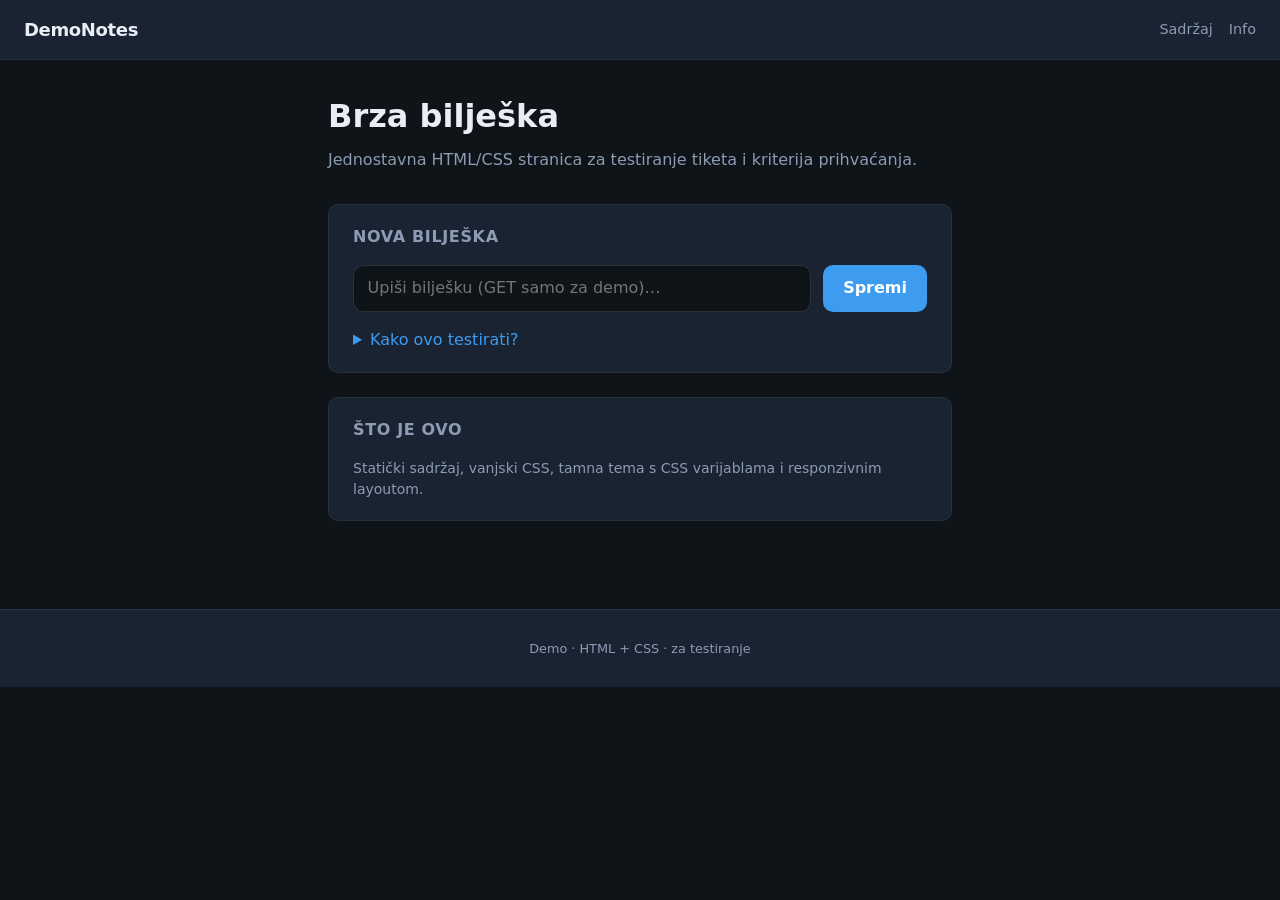
<file: demo/index.html>
<!DOCTYPE html>
<html lang="hr">
  <head>
    <meta charset="utf-8" />
    <meta name="viewport" content="width=device-width, initial-scale=1" />
    <title>Demo bilješke — test aplikacija</title>
    <link rel="stylesheet" href="styles.css" />
  </head>
  <body>
    <header class="site-header">
      <span class="logo">DemoNotes</span>
      <nav class="nav" aria-label="Glavna navigacija">
        <a href="#sadrzaj">Sadržaj</a>
        <a href="#info">Info</a>
      </nav>
    </header>

    <main id="sadrzaj">
      <h1>Brza bilješka</h1>
      <p class="lead">
        Jednostavna HTML/CSS stranica za testiranje tiketa i kriterija prihvaćanja.
      </p>

      <section class="card" aria-labelledby="form-naslov">
        <h2 id="form-naslov">Nova bilješka</h2>
        <form class="note-form" action="#" method="get">
          <label class="visually-hidden" for="note-text">Tekst bilješke</label>
          <input
            id="note-text"
            name="q"
            type="text"
            placeholder="Upiši bilješku (GET samo za demo)…"
            autocomplete="off"
          />
          <button class="btn" type="submit">Spremi</button>
        </form>
        <details>
          <summary>Kako ovo testirati?</summary>
          <p class="hint">
            Klik na „Spremi” šalje upit na istu stranicu s parametrom u adresnoj traci — bez
            backenda, samo za provjeru forme i stilova.
          </p>
        </details>
      </section>

      <section class="card" id="info" aria-labelledby="info-naslov">
        <h2 id="info-naslov">Što je ovo</h2>
        <p class="hint">
          Statički sadržaj, vanjski CSS, tamna tema s CSS varijablama i responzivnim layoutom.
        </p>
      </section>
    </main>

    <footer class="site-footer">
      <p>Demo · HTML + CSS · za testiranje</p>
    </footer>
  </body>
</html>
</file>
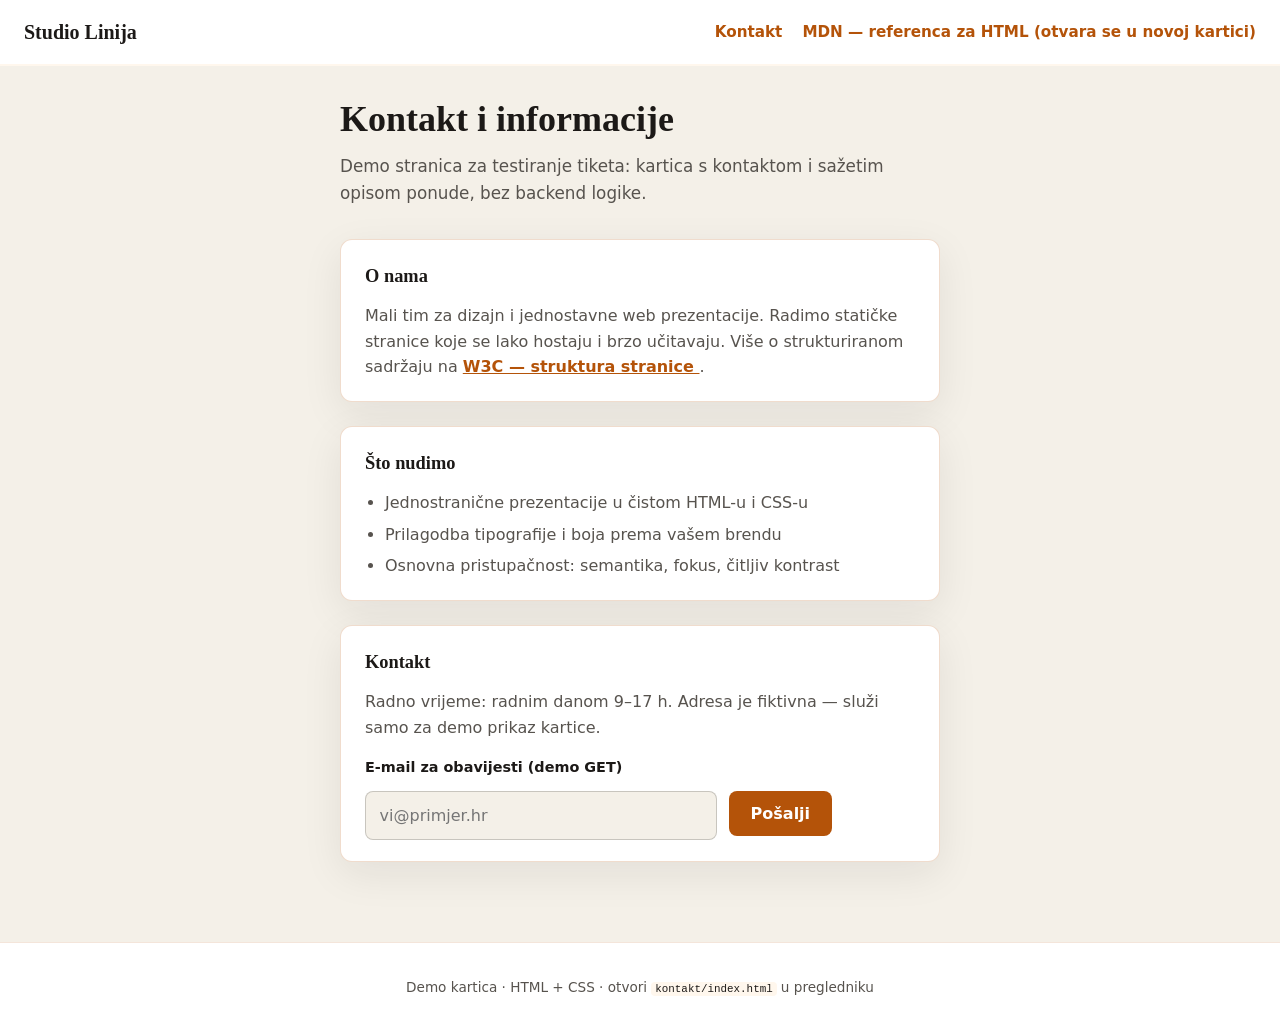
<file: kontakt/index.html>
<!DOCTYPE html>
<html lang="hr">
  <head>
    <meta charset="utf-8" />
    <meta name="viewport" content="width=device-width, initial-scale=1" />
    <meta name="theme-color" content="#f4f0e8" />
    <meta name="description" content="Demo kontakt kartica — statički HTML i CSS." />
    <title>Kontakt — demo kartica</title>
    <link rel="stylesheet" href="styles.css" />
  </head>
  <body>
    <a class="skip-link" href="#main-content">Preskoči na sadržaj</a>
    <header class="site-header">
      <span class="brand">Studio Linija</span>
      <nav class="nav" aria-label="Brza navigacija">
        <a href="#kontakt">Kontakt</a>
        <a
          href="https://developer.mozilla.org/hr/docs/Web/HTML"
          target="_blank"
          rel="noopener noreferrer"
        >
          MDN — referenca za HTML (otvara se u novoj kartici)
        </a>
      </nav>
    </header>

    <main id="main-content" tabindex="-1">
      <h1>Kontakt i informacije</h1>
      <p class="lead">
        Demo stranica za testiranje tiketa: kartica s kontaktom i sažetim opisom
        ponude, bez backend logike.
      </p>

      <section class="panel" aria-labelledby="o-nama">
        <h2 id="o-nama">O nama</h2>
        <p>
          Mali tim za dizajn i jednostavne web prezentacije. Radimo statičke
          stranice koje se lako hostaju i brzo učitavaju. Više o strukturiranom
          sadržaju na
          <a
            class="inline-link"
            href="https://www.w3.org/WAI/tutorials/page-structure/"
            target="_blank"
            rel="noopener noreferrer"
            aria-label="W3C vodič za strukturu stranice i pristupačnost (eng.)"
          >
            W3C — struktura stranice
          </a>.
        </p>
      </section>

      <section class="panel" aria-labelledby="sto-nudimo">
        <h2 id="sto-nudimo">Što nudimo</h2>
        <ul class="feature-list">
          <li>Jednostranične prezentacije u čistom HTML-u i CSS-u</li>
          <li>Prilagodba tipografije i boja prema vašem brendu</li>
          <li>Osnovna pristupačnost: semantika, fokus, čitljiv kontrast</li>
        </ul>
      </section>

      <section class="panel" id="kontakt" aria-labelledby="kontakt-naslov">
        <h2 id="kontakt-naslov">Kontakt</h2>
        <p>
          Radno vrijeme: radnim danom 9–17 h. Adresa je fiktivna — služi samo za
          demo prikaz kartice.
        </p>
        <form class="contact-form" action="#" method="get">
          <label for="email">E-mail za obavijesti (demo GET)</label>
          <input
            id="email"
            name="email"
            type="email"
            placeholder="vi@primjer.hr"
            autocomplete="email"
          />
          <button type="submit">Pošalji</button>
        </form>
      </section>
    </main>

    <footer class="site-footer">
      <p>Demo kartica · HTML + CSS · otvori <code>kontakt/index.html</code> u pregledniku</p>
    </footer>
  </body>
</html>
</file>
<file: demo/styles.css>
:root {
  --bg: #0f1419;
  --surface: #1a2332;
  --text: #e8eef4;
  --muted: #8b9cb3;
  --accent: #3d9cf0;
  --accent-hover: #5eb0ff;
  --radius: 10px;
  --font: "Segoe UI", system-ui, sans-serif;
}

*,
*::before,
*::after {
  box-sizing: border-box;
}

.visually-hidden {
  position: absolute;
  width: 1px;
  height: 1px;
  padding: 0;
  margin: -1px;
  overflow: hidden;
  clip: rect(0, 0, 0, 0);
  white-space: nowrap;
  border: 0;
}

html {
  overflow-x: clip;
}

body {
  margin: 0;
  min-height: 100vh;
  font-family: var(--font);
  background: var(--bg);
  color: var(--text);
  line-height: 1.5;
}

.site-header {
  display: flex;
  align-items: center;
  justify-content: space-between;
  padding: 1rem 1.5rem;
  background: var(--surface);
  border-bottom: 1px solid rgba(255, 255, 255, 0.06);
}

.logo {
  font-weight: 700;
  font-size: 1.125rem;
  letter-spacing: -0.02em;
}

.nav {
  display: flex;
  gap: 1rem;
}

.nav a {
  color: var(--muted);
  text-decoration: none;
  font-size: 0.9rem;
}

.nav a:hover,
.nav a:focus-visible {
  color: var(--accent);
}

main {
  max-width: 42rem;
  margin: 0 auto;
  padding: 2rem 1.5rem 4rem;
}

h1 {
  font-size: clamp(1.5rem, 4vw, 2rem);
  margin: 0 0 0.5rem;
  font-weight: 600;
}

.lead {
  color: var(--muted);
  margin: 0 0 2rem;
}

.card {
  background: var(--surface);
  border-radius: var(--radius);
  padding: 1.25rem 1.5rem;
  margin-bottom: 1.5rem;
  border: 1px solid rgba(255, 255, 255, 0.06);
}

.card h2 {
  font-size: 1rem;
  margin: 0 0 1rem;
  color: var(--muted);
  font-weight: 600;
  text-transform: uppercase;
  letter-spacing: 0.04em;
}

.note-form {
  display: flex;
  flex-wrap: wrap;
  gap: 0.75rem;
  align-items: stretch;
}

.note-form input {
  flex: 1 1 12rem;
  min-width: 0;
  padding: 0.65rem 0.85rem;
  border-radius: var(--radius);
  border: 1px solid rgba(255, 255, 255, 0.12);
  background: var(--bg);
  color: var(--text);
  font: inherit;
}

.note-form input:focus-visible {
  outline: 2px solid var(--accent);
  outline-offset: 2px;
}

.btn {
  padding: 0.65rem 1.25rem;
  border: none;
  border-radius: var(--radius);
  background: var(--accent);
  color: #fff;
  font: inherit;
  font-weight: 600;
  cursor: pointer;
}

.btn:hover {
  background: var(--accent-hover);
}

.btn:focus-visible {
  outline: 2px solid var(--accent-hover);
  outline-offset: 2px;
}

details {
  margin-top: 1rem;
}

summary {
  cursor: pointer;
  color: var(--accent);
  font-weight: 500;
}

summary:focus-visible {
  outline: 2px solid var(--accent);
  outline-offset: 2px;
  border-radius: 4px;
}

details[open] summary {
  margin-bottom: 0.5rem;
}

.hint {
  color: var(--muted);
  font-size: 0.875rem;
  margin: 0;
}

.site-footer {
  padding: 1rem 1.5rem;
  text-align: center;
  color: var(--muted);
  font-size: 0.8rem;
  border-top: 1px solid rgba(255, 255, 255, 0.06);
  background: var(--surface);
}

@media (min-width: 640px) {
  .note-form {
    flex-wrap: nowrap;
  }
}
</file>
<file: kontakt/styles.css>
:root {
  --bg: #f4f0e8;
  --surface: #ffffff;
  --text: #1c1917;
  --muted: #57534e;
  --accent: #b45309;
  --accent-soft: #fff7ed;
  --radius: 12px;
  --shadow: 0 12px 40px rgba(28, 25, 23, 0.08);
  --font: "Georgia", "Times New Roman", serif;
  --font-ui: "Segoe UI", system-ui, sans-serif;
}

*,
*::before,
*::after {
  box-sizing: border-box;
}

html {
  overflow-x: clip;
}

body {
  position: relative;
  margin: 0;
  min-height: 100vh;
  font-family: var(--font-ui);
  background: var(--bg);
  color: var(--text);
  line-height: 1.6;
}

.skip-link {
  position: absolute;
  left: 1rem;
  top: 1rem;
  z-index: 100;
  padding: 0.45rem 0.9rem;
  background: var(--accent);
  color: #fff;
  text-decoration: none;
  font-weight: 600;
  font-size: 0.9rem;
  border-radius: calc(var(--radius) - 6px);
  transform: translateY(-200%);
  transition: transform 0.15s ease;
}

.skip-link:focus {
  transform: translateY(0);
  outline: 2px solid var(--text);
  outline-offset: 2px;
}

@media (prefers-reduced-motion: reduce) {
  .skip-link {
    transition: none;
  }
}

a {
  color: var(--accent);
}

a:hover {
  text-decoration-thickness: 2px;
}

a:focus-visible {
  outline: 2px solid var(--accent);
  outline-offset: 3px;
  border-radius: 2px;
}

.site-header {
  display: flex;
  flex-wrap: wrap;
  align-items: center;
  justify-content: space-between;
  gap: 1rem;
  padding: 1rem 1.5rem;
  background: var(--surface);
  border-bottom: 2px solid var(--accent-soft);
}

.brand {
  font-family: var(--font);
  font-weight: 700;
  font-size: 1.25rem;
  color: var(--text);
}

.nav {
  display: flex;
  flex-wrap: wrap;
  gap: 1.25rem;
}

.nav a {
  font-size: 0.95rem;
  font-weight: 600;
  text-decoration: none;
}

main {
  max-width: 40rem;
  margin: 0 auto;
  padding: 2rem 1.25rem 3.5rem;
  scroll-margin-top: 1rem;
}

main:focus {
  outline: none;
}

h1 {
  font-family: var(--font);
  font-size: clamp(1.75rem, 4vw, 2.25rem);
  font-weight: 700;
  margin: 0 0 0.75rem;
  line-height: 1.2;
  color: var(--text);
}

.lead {
  margin: 0 0 2rem;
  color: var(--muted);
  font-size: 1.05rem;
}

.panel {
  background: var(--surface);
  border: 1px solid rgba(180, 83, 9, 0.2);
  border-radius: var(--radius);
  box-shadow: var(--shadow);
  padding: 1.35rem 1.5rem;
  margin-bottom: 1.5rem;
}

.panel h2 {
  font-family: var(--font);
  font-size: 1.15rem;
  margin: 0 0 0.75rem;
  color: var(--text);
}

.panel p {
  margin: 0;
  color: var(--muted);
}

.feature-list {
  margin: 0;
  padding-left: 1.25rem;
  color: var(--muted);
}

.feature-list li {
  margin-bottom: 0.35rem;
}

.feature-list li:last-child {
  margin-bottom: 0;
}

.inline-link {
  font-weight: 600;
}

.contact-form {
  display: flex;
  flex-direction: column;
  gap: 0.75rem;
  margin-top: 1rem;
}

.contact-form label {
  font-size: 0.9rem;
  font-weight: 600;
  color: var(--text);
}

.contact-form input {
  width: 100%;
  max-width: 22rem;
  padding: 0.65rem 0.85rem;
  border: 1px solid rgba(28, 25, 23, 0.2);
  border-radius: calc(var(--radius) - 4px);
  font: inherit;
  background: var(--bg);
  color: var(--text);
}

.contact-form input:focus-visible {
  outline: 2px solid var(--accent);
  outline-offset: 2px;
}

.contact-form button {
  align-self: flex-start;
  padding: 0.6rem 1.35rem;
  border: none;
  border-radius: calc(var(--radius) - 4px);
  background: var(--accent);
  color: #fff;
  font: inherit;
  font-weight: 600;
  cursor: pointer;
  transition: filter 0.15s ease;
}

.contact-form button:hover {
  filter: brightness(1.05);
}

@media (prefers-reduced-motion: reduce) {
  .contact-form button {
    transition: none;
  }
}

.contact-form button:focus-visible {
  outline: 2px solid var(--text);
  outline-offset: 2px;
}

.site-footer {
  padding: 1.25rem 1.5rem;
  text-align: center;
  font-size: 0.85rem;
  color: var(--muted);
  background: var(--surface);
  border-top: 1px solid rgba(180, 83, 9, 0.15);
}

.site-footer code {
  font-size: 0.8em;
  padding: 0.1em 0.35em;
  border-radius: 4px;
  background: var(--accent-soft);
  color: var(--text);
}

@media (min-width: 480px) {
  .contact-form {
    flex-direction: row;
    flex-wrap: wrap;
    align-items: flex-end;
  }

  .contact-form label {
    flex: 1 1 100%;
  }

  .contact-form input {
    flex: 1 1 12rem;
  }
}
</file>
